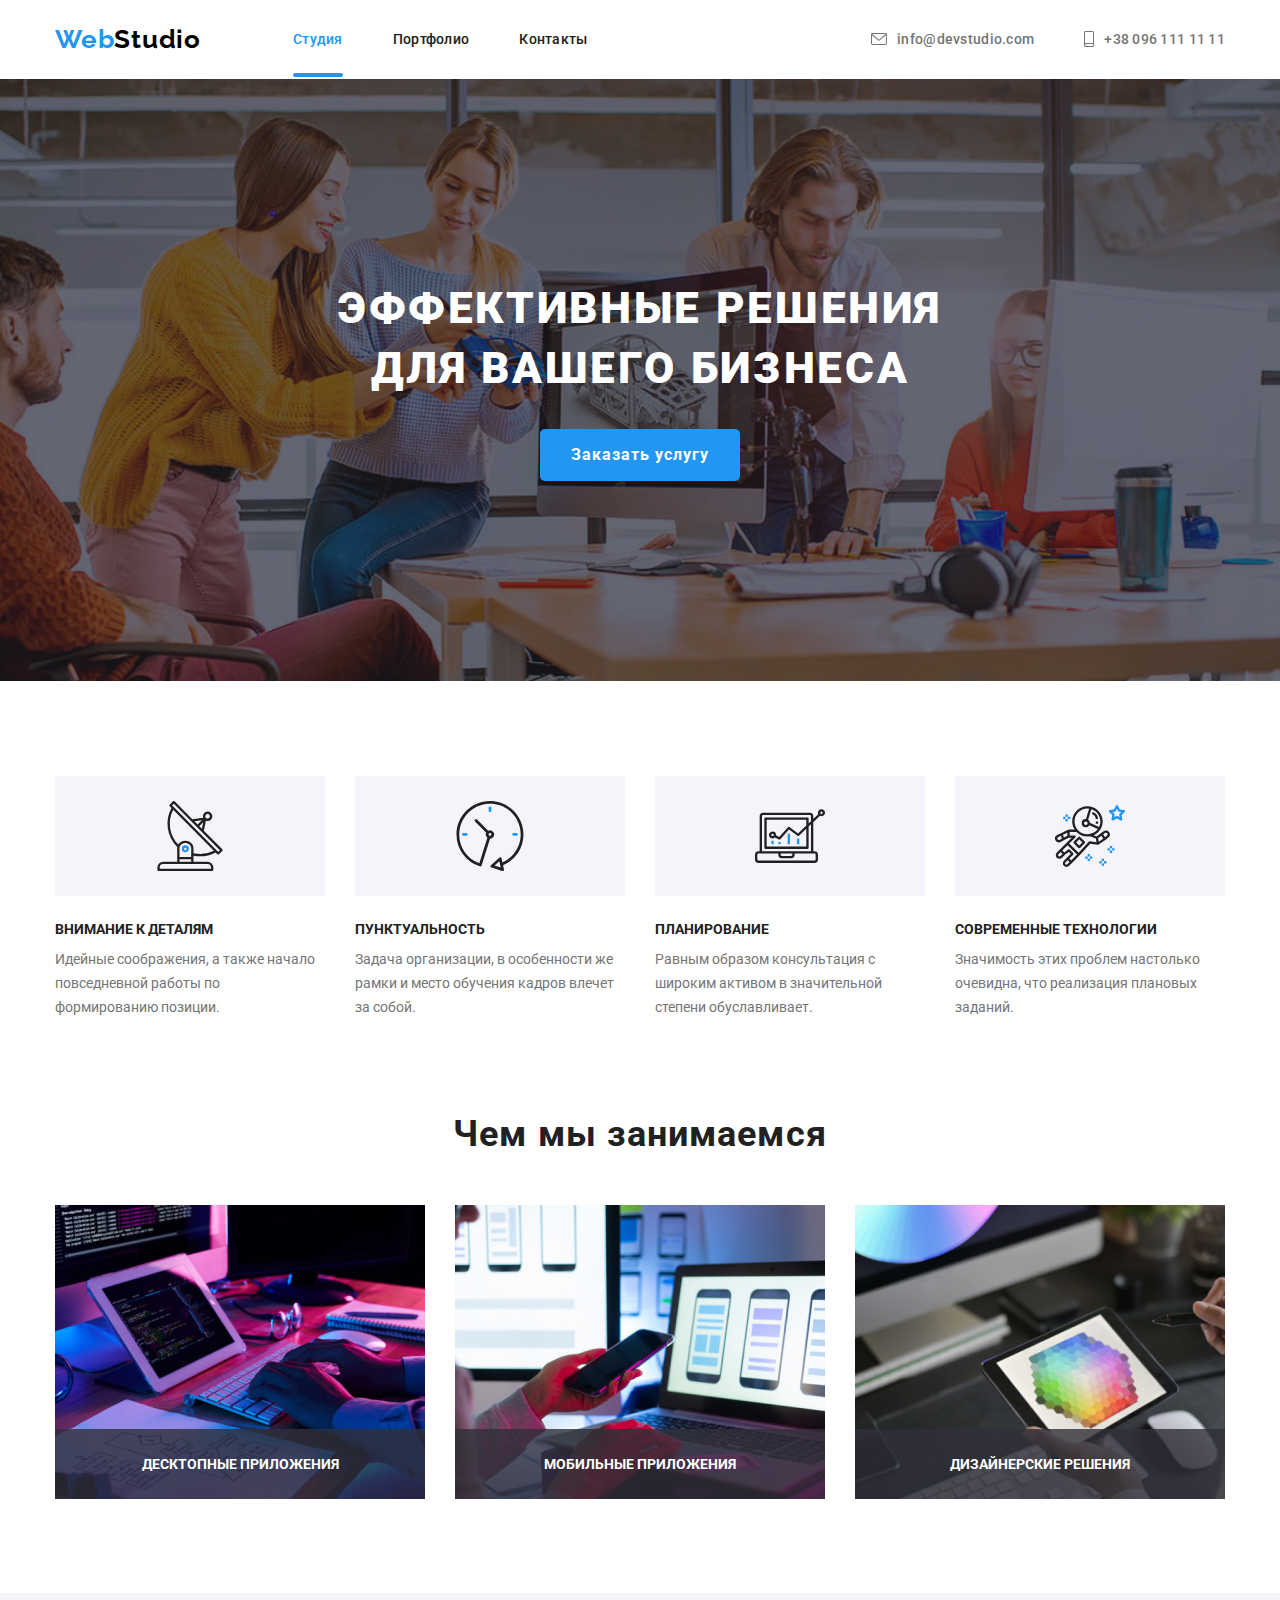
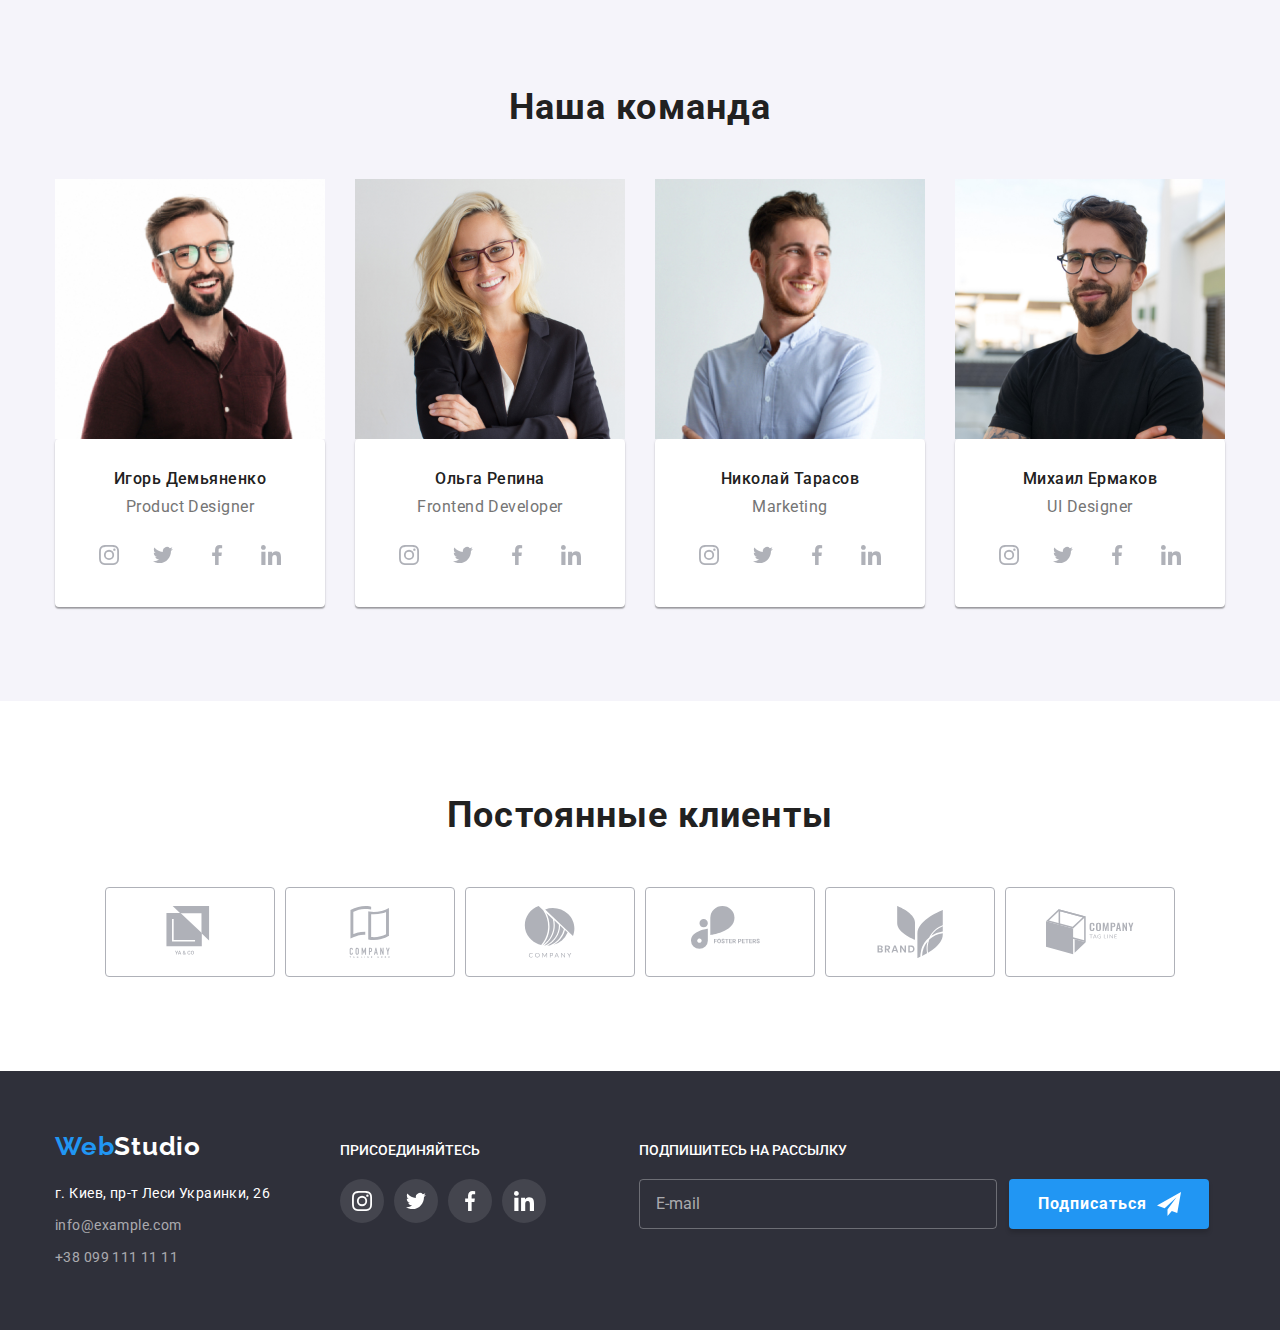
<file: index.html>
<!DOCTYPE html>
<html lang="ru">
<head>
    <meta charset="UTF-8">
    <meta name="viewport" content="width=device-width, initial-scale=1.0">
    <title>WebStudio</title>
    <link rel="preconnect" href="https://fonts.gstatic.com">
    <link href="https://fonts.googleapis.com/css2?family=Raleway:wght@700&family=Roboto:wght@400;500;700;900&display=swap"
    rel="stylesheet">
    <link
    rel="stylesheet"
    href="https://cdnjs.cloudflare.com/ajax/libs/modern-normalize/1.0.0/modern-normalize.min.css"/>
    <link rel="stylesheet" href="./css/styles.css" />
    <script type="text/javascript" src="https://gc.kis.v2.scr.kaspersky-labs.com/FD126C42-EBFA-4E12-B309-BB3FDD723AC1/main.js?attr=y2dc_avjsb-4KPmFeZgZcxnamWDPfkBoMZwwi5lkpftli4HEI09bqB4XvSL2vhFlkWZusRZ1eRgRLjaWqHtz07lKUQWyKNzxWOGnR3m-8ZU" charset="UTF-8">
    </script>
</head>
<body>
   <!--Шапка сайта-->
    <header class="header ">
        <div class="container">
          <nav class="header-nav">
            <a class="header-logo link" href="./index.html"> <span class="logo-span">Web</span>Studio </a >
            <ul class="nav-site list">
                <li class="nav-item"><a class="nav-link current" href="./index.html">Студия</a></li>
                <li class="nav-item"><a class="nav-link" href="./portfolio.html">Портфолио</a></li>
                <li class="nav-item"><a class="nav-link" href="./contacts.html">Контакты</a></li>
            </ul>
          </nav> 
       
          <ul class="header-contacts list">
            <li class="contacts-item">
              <a class="contacts-link link" href="mailto:info@devstudio.com">
                <svg class="contact-icon email-icon">
                  <use href="./images/sprites.svg#icon-envelope"></use>
                </svg>
                info@devstudio.com
              </a>
            </li>
            <li class="contacts-item">
              <a class="contacts-link link" href="tel:+380961111111">
                <svg class="contact-icon mobile-icon">
                  <use href="./images/sprites.svg#icon-smartphone"></use>
                </svg>
                +38 096 111 11 11
                </a>
            </li>
          </ul>
        </div>
    </header>
        <!--Основний контент-->
        <main>          
            <section class="hero">
              
                <div class="container">
                  <h1 class="hero-tittle">Эффективные решения <br> для вашего бизнеса</h1>
                  <button class="hero-button" type="button" data-window-open> Заказать услугу </button>
                </div>
              
            </section>
            
            <!--Основные качества-->
        
            <section class="quality">
              <div class="container">
                    <h2 class="visually-hidden"> Основные качества </h2>

                <ul class="quality-list list">
                    <li class="quality-item antenna-icon" >
                        <h3 class="quality-tittle" >Внимание к деталям</h3>
                        <p  class="quality-text">Идейные соображения, а также начало повседневной работы по формированию позиции.</p>
                    </li>
                    <li class="quality-item clock-icon">
                        <h3 class="quality-tittle">Пунктуальность</h3>
                        <p class="quality-text">Задача организации, в особенности же рамки и место обучения кадров влечет за собой.</p>
                    </li>
                    <li class="quality-item diagram-icon">
                        <h3 class="quality-tittle">Планирование</h3>
                        <p class="quality-text">Равным образом консультация с широким активом в значительной степени обуславливает.</p>
                    </li>
                    <li class="quality-item astronaut-icon">
                        <h3 class="quality-tittle">Современные технологии</h3>
                        <p class="quality-text">Значимость этих проблем настолько очевидна, что реализация плановых заданий.</p>
                    </li>
                </ul>
              </div>
            </section>

            <!--Чем мы занимаемся-->
            <section class="work">
              <div class="container">
                <h2 class="work-tittle">Чем мы занимаемся</h2>
                <ul class="work-list list">
                    <li class="work-list-item">
                        <img class="work-list-img" src="./images/keyboard.jpg" width="370" alt="клавіатура">
                        <p class="description">Десктопные приложения</p>
                    </li>

                    <li class="work-list-item">
                        <img class="work-list-img" src="./images/phone.jpg" width="370" alt="телефон">
                        <p class="description">Мобильные приложения</p>
                    </li>

                    <li class="work-list-item">
                        <img class="work-list-img" src="./images/tab.jpg" width="370" alt="планшет">
                        <p class="description">Дизайнерские решения</p>
                    </li>
                </ul>
              </div>
            </section>

            <!--Наша команда-->
            <section class="team">
              <div class="container">
                <h2 class="team-title">Наша команда</h2>
                <ul class="team-list list">     
                    <li class="team-list-item">
                        <img class="team-portret" src="./images/ИгорьДемьяненко.jpg" width="270" alt="Игорь Демьяненко">
                      <div class="team-content">
                        <h3 class="team-list-name">Игорь Демьяненко</h3>
                        <p class="team-list-profession">Product Designer</p>
                        
                        <ul class="social-networks list">
                          <li class="social-item">
                              <a href="#" class="social-link link">
                                  <svg class="social-icon">
                                      <use href="./images/sprites.svg#icon-instagram"></use>
                                  </svg>
                              </a>
                          </li>
                          <li class="social-item">
                            <a href="#" class="social-link link">
                                <svg class="social-icon">
                                    <use href="./images/sprites.svg#icon-twitter"></use>
                                </svg>
                            </a>
                          </li>
                          <li class="social-item">
                            <a href="#" class="social-link link">
                                <svg class="social-icon">
                                    <use href="./images/sprites.svg#icon-facebook"></use>
                                </svg>
                            </a>
                          </li>
                          <li class="social-item">
                            <a href="#" class="social-link link">
                                <svg class="social-icon">
                                    <use href="./images/sprites.svg#icon-linkedin"></use>
                                </svg>
                            </a>
                          </li>
                        </ul>
                      </div>
                  
                    </li>

                    <li class="team-list-item">
                        <img class="team-portret" src="./images/ОльгаРепина.jpg" width="270" alt="Ольга Репина">
                      <div class="team-content"> 
                        <h3 class="team-list-name">Ольга Репина</h3>
                        <p class="team-list-profession">Frontend Developer</p>                              
                        
                        <ul class="social-networks list">
                          <li class="social-item">
                              <a href="#" class="social-link link">
                                  <svg class="social-icon">
                                      <use href="./images/sprites.svg#icon-instagram"></use>
                                  </svg>
                              </a>
                          </li>
                          <li class="social-item">
                            <a href="#" class="social-link link">
                                <svg class="social-icon">
                                    <use href="./images/sprites.svg#icon-twitter"></use>
                                </svg>
                            </a>
                          </li>
                          <li class="social-item">
                            <a href="#" class="social-link link">
                                <svg class="social-icon">
                                    <use href="./images/sprites.svg#icon-facebook"></use>
                                </svg>
                            </a>
                          </li>
                          <li class="social-item">
                            <a href="#" class="social-link link">
                                <svg class="social-icon">
                                    <use href="./images/sprites.svg#icon-linkedin"></use>
                                </svg>
                            </a>
                          </li>
                        </ul>
                      </div>
                     
                    </li>

                    <li class="team-list-item">
                        <img class="team-portret" src="./images/НиколайТарасов.jpg" width="270" alt="Николай Тарасов">
                      <div class="team-content">
                        <h3 class="team-list-name">Николай Тарасов</h3>                 
                        <p class="team-list-profession">Marketing</p> 
                        <ul class="social-networks list">
                          <li class="social-item">
                              <a href="#" class="social-link link">
                                  <svg class="social-icon">
                                      <use href="./images/sprites.svg#icon-instagram"></use>
                                  </svg>
                              </a>
                          </li>
                          <li class="social-item">
                            <a href="#" class="social-link link">
                                <svg class="social-icon">
                                    <use href="./images/sprites.svg#icon-twitter"></use>
                                </svg>
                            </a>
                          </li>
                          <li class="social-item">
                            <a href="#" class="social-link link">
                                <svg class="social-icon">
                                    <use href="./images/sprites.svg#icon-facebook"></use>
                                </svg>
                            </a>
                          </li>
                          <li class="social-item">
                            <a href="#" class="social-link link">
                                <svg class="social-icon">
                                    <use href="./images/sprites.svg#icon-linkedin"></use>
                                </svg>
                            </a>
                          </li>
                        </ul>
                      </div> 
                    </li>

                    <li class="team-list-item">
                        <img class="team-portret" src="./images/МихаилЕрмаков.jpg" width="270" alt="Михаил Ермаков">
                      <div class="team-content">
                        <h3 class="team-list-name">Михаил Ермаков</h3>
                        <p class="team-list-profession">UI Designer</p> 
                        <ul class="social-networks list">
                          <li class="social-item">
                              <a href="#" class="social-link link">
                                  <svg class="social-icon">
                                      <use href="./images/sprites.svg#icon-instagram"></use>
                                  </svg>
                              </a>
                          </li>
                          <li class="social-item">
                            <a href="#" class="social-link link">
                                <svg class="social-icon">
                                    <use href="./images/sprites.svg#icon-twitter"></use>
                                </svg>
                            </a>
                          </li>
                          <li class="social-item">
                            <a href="#" class="social-link link">
                                <svg class="social-icon">
                                    <use href="./images/sprites.svg#icon-facebook"></use>
                                </svg>
                            </a>
                          </li>
                          <li class="social-item">
                            <a href="#" class="social-link link">
                                <svg class="social-icon">
                                    <use href="./images/sprites.svg#icon-linkedin"></use>
                                </svg>
                            </a>
                          </li>
                        </ul>                            
                      </div> 
                    </li>
                </ul>
              </div>
            </section>

<!-- Постоянные клиенты -->

<section class="clients">
  <h2 class="clients-title">Постоянные клиенты</h2>
  <ul class="clients-list list">
      <li class="clients-item">
          <a href="" class="clients-link">
              <svg class="clients-icon">
                  <use href='./images/sprites.svg#icon-logo-1'></use>
              </svg>
          </a>
      </li>
      <li class="clients-item">
        <a href="" class="clients-link">
            <svg class="clients-icon">
                <use href='./images/sprites.svg#icon-logo-2'></use>
            </svg>
        </a>
      </li>
      <li class="clients-item">
        <a href="" class="clients-link">
            <svg class="clients-icon">
                <use href='./images/sprites.svg#icon-logo-3'></use>
            </svg>
        </a>
      </li>
      <li class="clients-item">
        <a href="" class="clients-link">
            <svg class="clients-icon">
                <use href='./images/sprites.svg#icon-logo-4'></use>
            </svg>
        </a>
      </li>
      <li class="clients-item">
        <a href="" class="clients-link">
            <svg class="clients-icon">
                <use href='./images/sprites.svg#icon-logo-5'></use>
            </svg>
        </a>
      </li>
      <li class="clients-item">
        <a href="" class="clients-link">
            <svg class="clients-icon">
                <use href='./images/sprites.svg#icon-logo-6'></use>
            </svg>
        </a>
      </li>
  </ul>
</section>

        </main> 
        <!--Подвал сайта-->
        <footer class="footer">
          <div class="container">
            <div>
            <a class="footer-logo" href="./index.html"> 
                <span class="logo-span">Web</span>Studio 
            </a >
              
            <address class="address">
                  <ul class="footer-contacts list">
                    <li class="footer-contacts-item">
                      <a class="address-name" href="https://goo.gl/maps/annEWMVD85vuUi4b8" target="_blank"> г. Киев, пр-т Леси Украинки, 26</a> <br>
                        </li>
                    <li class="footer-contacts-item">
                      <a class="footer-contacts link" href="mailto:info@example.com">info@example.com</a>
                        </li>
                    <li class="footer-contacts-item">
                      <a class="footer-contacts link" href="tel:+380991111111">+38 099 111 11 11</a>
                    </li>
                 </ul>
            </address>  
          </div>
            <div>
              <b class="networks-tittle">Присоединяйтесь</b>
              <ul class="networks-list">
                  <li class="networks-item">
                      <a href="#" class="networks-link">
                          <svg class="networks-icon">
                              <use href="./images/sprites.svg#icon-instagram1"></use>
                          </svg>
                      </a>
                  </li>
                  <li class="networks-item">
                    <a href="#" class="networks-link">
                        <svg class="networks-icon">
                            <use href="./images/sprites.svg#icon-twitter1"></use>
                        </svg>
                    </a>
                  </li>
                  <li class="networks-item">
                    <a href="#" class="networks-link">
                        <svg class="networks-icon">
                            <use href="./images/sprites.svg#icon-facebook1"></use>
                        </svg>
                    </a>
                  </li>
                  <li class="networks-item">
                    <a href="#" class="networks-link">
                        <svg class="networks-icon">
                            <use href="./images/sprites.svg#icon-linkedin1"></use>
                        </svg>
                    </a>
                  </li>
              </ul>
            </div>

            <div class="footer-subscribe">
              <b class="footer-subscribe-tittle">Подпишитесь на рассылку</b>
              <form action="#" class="footer-form">
                  <input type="email" class="form-input" name="user-email" placeholder="E-mail" required>
                      <button type="submit" class="submit-button">Подписаться</button>
                      <svg class="form-icon" width="24" height="24">
                          <use href="./images/sprites.svg#icon-send"></use>
                      </svg>                                                       
              </form>
          </div>

          </div>
        </footer>

        <div class="backdrop is-hidden" data-wimdow-modal>
          <div class="modal-window">
              <button class="close-button" type="button" data-window-close>
                  <svg class="close-icon">
                      <use href='./images/sprites.svg#icon-close'></use>
                  </svg>
              </button>

              <form action="#" class="modal-form">
                <b class="details">Оставьте свои данные, мы вам перезвоним</b>
                <label class="modal-label" for="user-name">Имя</label>
                <div class="modal-form-input-wrapper">
                    <input class="modal-form-input" type="text" name="user-name" id="user-name" required>
                    <svg class="modal-form-icon">
                        <use href="./images/sprites.svg#icon-person"></use>
                    </svg>
                </div>

                <label class="modal-label" for="user-tel">Телефон</label>
                <div class="modal-form-input-wrapper">
                    <input class="modal-form-input" type="tel" name="user-tel" id="user-tel" required>
                    <svg class="modal-form-icon">
                        <use href="./images/sprites.svg#icon-phone"></use>
                    </svg>
                </div>

                <label class="modal-label" for="user-mail">Почта</label>
                <div class="modal-form-input-wrapper">
                    <input class="modal-form-input" type="email" name="user-mail" id="user-mail" required>
                    <svg class="modal-form-icon">
                        <use href="./images/sprites.svg#icon-mail"></use>
                    </svg>
                </div>

                <label class="modal-label" for="user-comments">Комментарий</label>
                <textarea class="form-comments" name="user-comments" id="user-comments" placeholder="Введите текст"></textarea>

                <input class="visually-hidden check-policy" value="success"  name="user-policy" type="checkbox" id="policy" required>
                <label class="label-policy" for="policy">Соглашаюсь с рассылкой и принимаю 
                  <a class="policy-link" href="">Условия договора</a></label>

                <button class="form-button" type="submit">Отправить</button>
              </form>  
          </div>
      </div>
      <script src="./js/modal.js"></script>
</body>
</html>
</file>
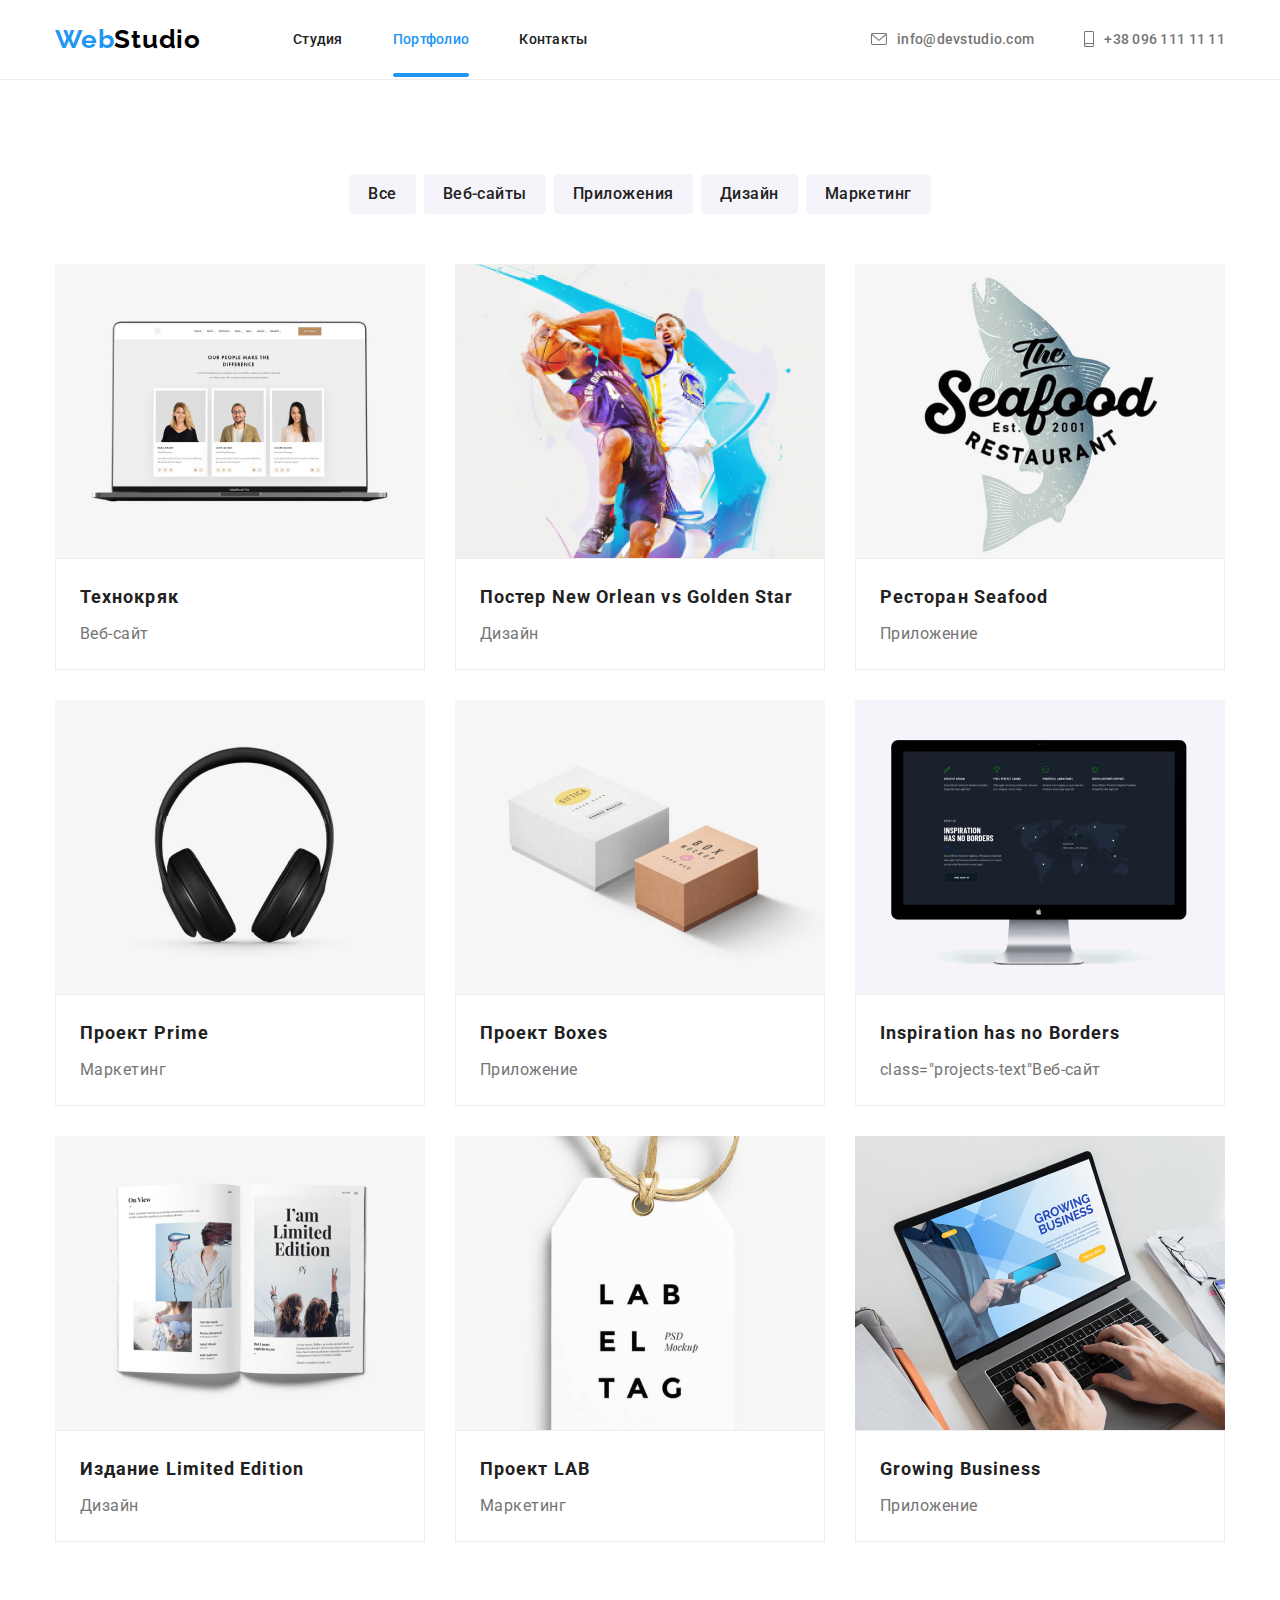
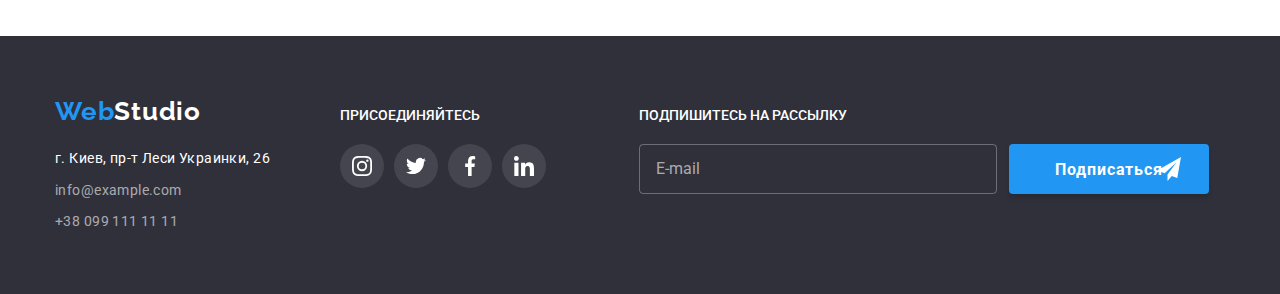
<file: portfolio.html>
<!DOCTYPE html>
<html lang="ru">
<head>
    <meta charset="UTF-8">
    <meta name="viewport" content="width=device-width, initial-scale=1.0">
    <title>WebStudio</title>
    <link rel="preconnect" href="https://fonts.gstatic.com">
    <link href="https://fonts.googleapis.com/css2?family=Raleway:wght@700&family=Roboto:wght@400;500;700;900&display=swap"
    rel="stylesheet">
    <link
    rel="stylesheet"
    href="https://cdnjs.cloudflare.com/ajax/libs/modern-normalize/1.0.0/modern-normalize.min.css"/>
    <link rel="stylesheet" href="./css/styles.css" />
    <script type="text/javascript" src="https://gc.kis.v2.scr.kaspersky-labs.com/FD126C42-EBFA-4E12-B309-BB3FDD723AC1/main.js?attr=y2dc_avjsb-4KPmFeZgZcxnamWDPfkBoMZwwi5lkpftli4HEI09bqB4XvSL2vhFlkWZusRZ1eRgRLjaWqHtz07lKUQWyKNzxWOGnR3m-8ZU" charset="UTF-8">
    </script>
</head>
<body>
   <!--Шапка сайта-->
   <header class="header line-header">
    <div class="container">
      <nav class="header-nav">
        <a class="header-logo link" href="./index.html"> <span class="logo-span">Web</span>Studio </a >
        <ul class="nav-site list">
            <li class="nav-item"><a class="nav-link" href="./index.html">Студия</a></li>
            <li class="nav-item"><a class="nav-link current" href="./portfolio.html">Портфолио</a></li>
            <li class="nav-item"><a class="nav-link" href="./contacts.html">Контакты</a></li>
        </ul>
      </nav> 
   
      <ul class="header-contacts list">
        <li class="contacts-item">
          <a class="contacts-link link" href="mailto:info@devstudio.com">
            <svg class="email-icon">
              <use href="./images/sprites.svg#icon-envelope"></use>
            </svg>
            info@devstudio.com
          </a>
        </li>
        <li class="contacts-item">
          <a class="contacts-link link" href="tel:+380961111111">
            <svg class="mobile-icon">
              <use href="./images/sprites.svg#icon-smartphone"></use>
            </svg>
            +38 096 111 11 11
            </a>
        </li>
      </ul>
    </div>
</header>

  <!--Основний контент Portfolio-->

    <main>
        <section class="projects container">
          <h1 class="visually-hidden"> Список проектов </h1>
        <!--Список кнопок-->
         
            <ul class="filters">
                <li class="filters-item"> 
                  <button class="radio-btn" type="button">Все</button>
                </li>   
                <li class="filters-item"> 
                  <button class="radio-btn" type="button">Веб-сайты</button>
                </li>   
                <li class="filters-item"> 
                  <button class="radio-btn" type="button">Приложения</button>
                </li>   
                <li class="filters-item">  
                  <button class="radio-btn" type="button">Дизайн</button>
                </li>   
                <li class="filters-item"> 
                  <button class="radio-btn" type="button">Маркетинг</button>
                </li>
            </ul>
      

   <!--Список робіт-->
       
            <ul class="projects-list list">
              <li class="projects-list-item"> 
                <a class="projects-link link" href="#">
                <div class= projects-overlay>  
                  <img src="./images/website.jpg" width="370" alt="дисплей ноутбука">
                    <p class="overlay-text">Технокряк это современная площадка распространения коронавируса. Компании используют эту платформу для цифрового шпионажа и атак на защищённые сервера конкурентов.</p>
                </div>
                  <div class="projects-content">   
                  <h2 class="projects-tittle">Технокряк</h2>
                    <p class="projects-text">Веб-сайт</p>
                </div>
                </a>
              </li>
              <li class="projects-list-item">
                <a class="projects-link link" href="#">
                  <div class= projects-overlay>
                    <img src="./images/design.jpg" width="370" alt="баскетболісти">
                     <p class="overlay-text">Технокряк это современная площадка распространения коронавируса. Компании используют эту платформу для цифрового шпионажа и атак на защищённые сервера конкурентов.</p>
                  </div>
                  <div class="projects-content">
                    <h2 class="projects-tittle">Постер New Orlean vs Golden Star</h2>
                      <p class="projects-text">Дизайн</p>
                  </div>
                </a>
              </li>
              <li class="projects-list-item">
                <a class="projects-link link" href="#">
                  <div class= projects-overlay>  
                    <img src="./images/soft_rest.jpg" width="370" alt="логотип ресторана">
                      <p class="overlay-text">Технокряк это современная площадка распространения коронавируса. Компании используют эту платформу для цифрового шпионажа и атак на защищённые сервера конкурентов.</p>
                  </div>
                  <div class="projects-content">  
                    <h2 class="projects-tittle">Ресторан Seafood</h2>
                      <p class="projects-text">Приложение</p>
                  </div>
                </a>
              </li>
              <li class="projects-list-item">
                <a class="projects-link link" href="#">
                  <div class= projects-overlay>  
                    <img src="./images/marketing_phones.jpg" width="370" alt="наушники">
                      <p class="overlay-text">Технокряк это современная площадка распространения коронавируса. Компании используют эту платформу для цифрового шпионажа и атак на защищённые сервера конкурентов.</p>
                  </div>
                  <div class="projects-content"> 
                    <h2 class="projects-tittle">Проект Prime</h2>
                      <p class="projects-text">Маркетинг</p>
                  </div>
                </a>
              </li>
              <li class="projects-list-item">
                <a class="projects-link link" href="#">
                  <div class= projects-overlay>  
                    <img src="./images/soft_box.jpg" width="370" alt="дві коробки">
                      <p class="overlay-text">Технокряк это современная площадка распространения коронавируса. Компании используют эту платформу для цифрового шпионажа и атак на защищённые сервера конкурентов.</p>
                  </div>
                  <div class="projects-content">
                    <h2 class="projects-tittle">Проект Boxes</h2>
                      <p class="projects-text">Приложение</p>
                  </div>
                </a>
              </li>
              <li class="projects-list-item">
                <a class="projects-link link" href="#">
                  <div class= projects-overlay>  
                    <img src="./images/website_display.jpg" width="370" alt="дисплей монітора">
                      <p class="overlay-text">Технокряк это современная площадка распространения коронавируса. Компании используют эту платформу для цифрового шпионажа и атак на защищённые сервера конкурентов.</p>
                  </div>
                  <div class="projects-content"> 
                    <h2 class="projects-tittle">Inspiration has no Borders</h2>
                      <p class="projects-text"> class="projects-text"Веб-сайт</p>
                  </div>
                </a>
              </li>
              <li class="projects-list-item">
                <a class="projects-link link" href="#">
                  <div class= projects-overlay>  
                    <img src="./images/design_book.jpg" width="370" alt="відкрита книга">
                      <p class="overlay-text">Технокряк это современная площадка распространения коронавируса. Компании используют эту платформу для цифрового шпионажа и атак на защищённые сервера конкурентов.</p>
                  </div>
                  <div class="projects-content">
                    <h2 class="projects-tittle">Издание Limited Edition</h2>
                      <p class="projects-text">Дизайн</p>
                  </div>
                </a>
              </li>
              <li class="projects-list-item">
                <a class="projects-link link" href="#">
                  <div class= projects-overlay>  
                    <img src="./images/marketing_labe.jpg" width="370" alt="мітка">
                      <p class="overlay-text">Технокряк это современная площадка распространения коронавируса. Компании используют эту платформу для цифрового шпионажа и атак на защищённые сервера конкурентов.</p>
                  </div>
                  <div class="projects-content">
                    <h2 class="projects-tittle">Проект LAB</h2>
                      <p class="projects-text">Маркетинг</p>
                  </div>
                </a>
              </li>
              <li class="projects-list-item">
                <a class="projects-link link" href="#">
                  <div class= projects-overlay>  
                    <img src="./images/soft_business.jpg" width="370" alt="робота з ноутбуком">
                      <p class="overlay-text">Технокряк это современная площадка распространения коронавируса. Компании используют эту платформу для цифрового шпионажа и атак на защищённые сервера конкурентов.</p>
                  </div>
                  <div class="projects-content">  
                    <h2 class="projects-tittle">Growing Business</h2>
                      <p class="projects-text">Приложение</p>
                  </div>
                </a>
              </li>
            </ul>
   
        </section>

    </main>
    
    <!--Подвал сайта-->
    <footer class="footer">
      <div class="container">
        <div>
        <a class="footer-logo" href="./index.html"> 
            <span class="logo-span">Web</span>Studio 
        </a >
          
        <address class="address">
              <ul class="footer-contacts list">
                <li class="footer-contacts-item">
                  <a class="address-name" href="https://goo.gl/maps/annEWMVD85vuUi4b8" target="_blank"> г. Киев, пр-т Леси Украинки, 26</a> <br>
                    </li>
                <li class="footer-contacts-item">
                  <a class="footer-contacts link" href="mailto:info@example.com">info@example.com</a>
                    </li>
                <li class="footer-contacts-item">
                  <a class="footer-contacts link" href="tel:+380991111111">+38 099 111 11 11</a>
                </li>
             </ul>
        </address>  
      </div>

      <!-- Присоединяйтесь -->
        <div>
          <b class="networks-tittle">Присоединяйтесь</b>
          <ul class="networks-list">
              <li class="networks-item">
                  <a href="#" class="networks-link">
                      <svg class="networks-icon">
                          <use href="./images/sprites.svg#icon-instagram1"></use>
                      </svg>
                  </a>
              </li>
              <li class="networks-item">
                <a href="#" class="networks-link">
                    <svg class="networks-icon">
                        <use href="./images/sprites.svg#icon-twitter1"></use>
                    </svg>
                </a>
              </li>
              <li class="networks-item">
                <a href="#" class="networks-link">
                    <svg class="networks-icon">
                        <use href="./images/sprites.svg#icon-facebook1"></use>
                    </svg>
                </a>
              </li>
              <li class="networks-item">
                <a href="#" class="networks-link">
                    <svg class="networks-icon">
                        <use href="./images/sprites.svg#icon-linkedin1"></use>
                    </svg>
                </a>
              </li>
          </ul>
        </div>

<!-- Sibscribe Form -->
        <div class="footer-subscribe">
          <b class="footer-subscribe-tittle">Подпишитесь на рассылку</b>
          <form action="#" class="footer-form">
              <input type="email" class="form-input" name="user-email" placeholder="E-mail" required>
              <div class="subscribe-wrapper">
                  <button type="submit" class="form-button">Подписаться</button>
                  <svg class="form-icon" width="24" height="24">
                      <use href="./images/sprites.svg#icon-send"></use>
                  </svg>
                </div>                                                            
          </form>
      </div>
    </footer>

</body>
</html>
</file>
<file: css/styles.css>
/* Global */

  :root {
    --primary-text-color: #757575;
    --secondary-text-color: #212121;
    --accent-color: #2196f3;
    --primary-white-color: #ffffff;
    --primary-background-color: #2f303a;
    --secondary-background-color: #f5f4fa;
    --black-color: #000000;
    --secondary-accent-color: #188ce8;
    --bold-font-weight: 700;
    --regular-font-weight: 400;
    --medium-font-weight: 500;
    --black-font-weight: 900;
    --primery-letter-spacing: 0.03em;
    --main-overlay: rgba(47, 48, 58, 0.4);
    --gradient-color: #c4c4c4;
    --icon-color: #afb1b8;
    --footer-icon: rgba(255, 255, 255, 10%);
    --porfolio-overlay-color: rgba(33, 150, 243, 0.9);
    --backdrop-color: rgba(0, 0, 0, 0.2);
    --overlay-text: rgba(47, 48, 58, 0.8);
    --input-color: 1px solid rgba(33, 33, 33, 0.2)
  }  

  .container {
    width: 1200px;
    margin: 0 auto;
    padding: 0 15px;
  } 
 
  body {
    color: var(--primary-text-color);
    font-family: 'Roboto', sans-serif;
    font-weight: var(--bold-font-weight);
    letter-spacing: var(--letter-spacing);
  }

  html {
    box-sizing: border-box;
  }
  
  *,
  *::after,
  *::before {
    box-sizing: inherit;
  }
  
  ul,
  ol {
  margin: 0;
  padding: 0;
}

h1,
h2,
h3,
h4,
h5,
h6,
p {
  margin: 0;
}
  li {
  list-style-type:none;
  }

  a { 
    text-decoration: none;
   } 

  .link {
    text-decoration: none;
  }

  img {
    display: block;
  }

  .list {
    padding: 0px;
    margin: 0px;
    list-style:none;
  }

  
/* CSS для Index.html */

  /* Header */
  .header .container {
    display: flex;
    align-items: center;
  }
  
  /* Logo */

  .header-logo {
    padding-top: 24px;
    padding-bottom: 24px;
    margin-right: 92px;
    font-family: Raleway, sans-serif;
    color: var(--black-color);
    font-weight: var(--bold-font-weight);
    font-size: 26px;
    line-height: 1.192;
    letter-spacing: 0.03em;
  }

.logo-span {
    color:var(--accent-color);
}

.header-logo:hover,
.header-logo:focus {
  color: var(--black-color);
}

.header-nav {
  display: flex;
  align-items: center;

}

.nav-site {
  display: flex;
  align-items: center;
}

.nav-site .link {
  display: block;
  padding-bottom: 32px;
  padding-top: 32px;
  color: var(--secondary-text-color);
}

.visually-hidden {
  position: absolute !important;
  clip: rect(1px 1px 1px 1px); /* IE6, IE7 */
  clip: rect(1px, 1px, 1px, 1px);
  padding: 0 !important;
  border: 0 !important;
  height: 1px !important;
  width: 1px !important;
  overflow: hidden;
}

/* Navigation in header */

.nav-link{
  display: block;
  padding-top: 30px;
  padding-bottom: 30px;
  color: var(--secondary-text-color);
  font-weight: var(--medium-font-weight);
  font-size: 14px;
  line-height: 1.143;
  letter-spacing: 0.02em;
  transition: color 250ms cubic-bezier(0.4, 0, 0.2, 1);
}

.nav-link:hover,
.nav-link:focus{
  color: var(--accent-color);
}

.current{
  color: var(--accent-color);
  text-decoration: none;
}

.current::after {
  content: "";
  display: block;
  width: 100%;
  height: 4px;

  background-color: var(--accent-color);
  border-radius: 2px;

  position: absolute;
  left: 0px;
  bottom: 0px;
}

.nav-site .nav-item {
  position: relative;
}

.nav-item:not(:last-child) {
  margin-right: 50px;
}

/* Contacts in header */
.header-contacts {
  display: flex;
  align-items: center;
  margin-left: auto;
}

.contacts-item:not(:last-child) {
  margin-right: 50px;
}

.contacts-link {
  display: block;
  padding-top: 30px;
  padding-bottom: 30px;

  color: var(--primary-text-color);
  text-decoration: none;
  font-weight: var(--medium-font-weight);
  font-size: 14px;
  line-height: 1.1;
  letter-spacing: 0.02em;
  display: flex;
  align-items: center;
  transition: color 250ms cubic-bezier(0.4, 0, 0.2, 1);
}

.contacts-link:hover,
.contacts-link:focus {
  color: var(--accent-color);
}

.email-icon {
  width: 16px;
  height: 12px;
  margin-right: 10px;
  fill: var(--primary-text-color);
  transition: fill 250ms cubic-bezier(0.4, 0, 0.2, 1);
}

.mobile-icon {
  width: 10px;
  height: 16px;
  margin-right: 10px;
  fill: var(--primary-text-color);
  transition: fill 250ms cubic-bezier(0.4, 0, 0.2, 1);
}

.contacts-item:hover .email-icon,
.contacts-item:focus .email-icon,
.contacts-item:hover .mobile-icon,
.contacts-item:focus .mobile-icon {
  fill: var(--accent-color);
}

/* hero*/

.hero{
    padding-top: 200px;
    padding-bottom: 200px;
    text-align: center;
    

    max-width: 1600px;
    height: 600;
    margin-right: auto;
    margin-left: auto;
    background-size: cover;
    background-position: center;
  
    background-image: linear-gradient(to right,
      var(--main-overlay),
      var(--main-overlay) ),url('../images/overlay.jpg');
    background-color: var(--gradient-color);
}

/* hero-tittle*/

.hero-tittle {
  margin: auto;
  align-items: center;
  margin-bottom: 30px;
  color:var(--primary-white-color);
  font-weight: var(--black-font-weight);
  font-size: 44px;
  line-height: 1.36;
  letter-spacing: 0.06em;
  text-transform: uppercase;
}

/* hero button */

.hero-button {
  min-width: 200px;
  background-color: var(--accent-color);
  color:var(--primary-white-color);
  border: 1px solid transparent;
  border-radius: 5px;
  padding: 10px 30px;
  cursor: pointer;
  font-weight: var(--bold-font-weight);
  font-size: 16px;
  line-height: 1.875;
  letter-spacing: 0.06em;
  text-align: center;
  transition: background-color 250ms cubic-bezier(0.4, 0, 0.2, 1);
  transition: color 250ms cubic-bezier(0.4, 0, 0.2, 1);
}

.hero-button:hover,
.hero-button:focus {
  color: var(--accent-color);
  background: var(--primary-white-color);
}
  
/* section quality*/

.quality {
  padding-top: 95px;
  padding-bottom: 95px;
}

.quality-list {
  display: flex;
  align-items: center;
}

.quality-item{
  width: 270px;
}

.quality-item:not(:last-child) {
  margin-right: 30px;
}

.quality-item::before {
  display:block;
  content: "";
  height: 120px;
 
  margin-bottom: 25px;
  background-repeat: no-repeat;
  background-position: center;
  background-color: var(--secondary-background-color) ;
}

/* quality-icons */

.antenna-icon::before {
  background-image: url('../images/svg/antenna.svg');
}

.clock-icon::before {
  background-image: url('../images/svg/clock.svg');
}

.diagram-icon::before {
  background-image: url('../images/svg/diagram.svg');
}

.astronaut-icon::before {
  background-image: url('../images/svg/astronaut.svg');
}

.quality-tittle {
  margin-bottom: 10px;
  color: var(--secondary-text-color);
  font-weight: var(--bold-font-weight);
  font-size: 14px;
  line-height: 1.143;
  text-transform: uppercase;
}

.quality-text {
  font-size: 14px;
  line-height: 24px;
  font-weight: var(--regular-font-weight);
}

/* section our work */

.work {
  padding-bottom: 94px;
}

.work-tittle {
  color: var(--secondary-text-color);
  font-size: 36px;
  line-height: 1.16;
  text-align: center;
  letter-spacing: 0.03em;
  margin-bottom: 50px;
  }

.work-list .work-list-item {
   display: block;
   position: relative;
}


.work-list .description {
  position: absolute;
  bottom: 0px;
  left: 0px;

  display: flex;
  align-items: center;
  justify-content: center;

  margin: 0;
  width: 100%;
  min-height: 70px;

  color: var(--primary-white-color);
  background-color: var(--overlay-text);

  font-weight: 700;
  font-size: 14px;
  line-height: 1.143;
  text-transform: uppercase;
}

.work-list {
  display: flex;
}

.work-list-item:not(:last-child) {
   margin-right: 30px;
}


/* Our team */

.team  {
  background-color: var(--secondary-background-color);
}
  .team .container {
    padding-top: 94px;
    padding-bottom: 94px;
  }

  
.team-title {
  margin-bottom: 50px;
  color: var(--secondary-text-color);
  font-size: 36px;
  line-height: 1.16;
  text-align: center;
  letter-spacing: 0.03em;
  padding-top: 0px;
  margin-top: 0px;
}

.team-list{
  display: flex;
  justify-content: space-between;
}

.team-list-item {
  width: 270px;
  height: 428px;
}

.team-list-item:not(:last-child) {
  margin-right: 30px;
  
}

.team-content {
  background-color: var(--primary-white-color);
  text-align: center;
  padding: 30px 32px;

  background-color: var(--primary-white-color);
  box-shadow: 0px 1px 3px rgba(0, 0, 0, 0.12), 0px 1px 1px rgba(0, 0, 0, 0.14),
    0px 2px 1px rgba(0, 0, 0, 0.2);
    border-radius: 4px;
}

.team-list-name {
  color: var(--secondary-text-color);
  font-weight: var(--medium-font-weight);
  font-size: 16px;
  line-height: 1.19;
  margin-bottom: 10px;
  text-align: center;
  letter-spacing: 0.03em;
}

.team-list-profession {
  color: var(--primary-text-color);
  font-weight: var(--regular-font-weight);
  font-size: 16px;
  line-height: 1.17;
  text-align: center;
  letter-spacing: 0.03em;
  margin-top: 0px;
  margin-bottom: 16px;
}

/* social icons */

.social-networks {
  display: flex;
  align-items: center;
  justify-content: space-between;
  
}

.social-link {
  display: flex;
  justify-content: center;
  align-items: center;
  width: 44px;
  height: 44px;
  background-color: var(--primary-white-color);
  border-radius: 50%;
  transition: background-color 250ms cubic-bezier(0.4, 0, 0.2, 1);
}

.social-icon {
  width: 20px;
  height: 20px;
  fill: var(--icon-color);
  transition: fill 250ms cubic-bezier(0.4, 0, 0.2, 1);
}

.social-link:hover,
.social-link:focus {
  background-color: var(--accent-color);
}

.social-link:hover .social-icon,
.social-link:focus .social-icon {
  fill: var(--primary-white-color);
}

/*  Постоянные клиенты */

.clients {
  padding-top: 94px;
  padding-bottom: 94px;
}

.clients-title {
  margin-bottom: 50px;
  color: var(--secondary-text-color);
  font-size: 36px;
  line-height: 1.16;
  text-align: center;
  letter-spacing: 0.03em;
  padding-top: 0px;
  margin-top: 0px;
}

.clients-list {
  display: flex;
  justify-content: center;
}

.clients-item {
  display: flex;
  justify-content: center;
  align-items: center;
  width: 170px;
  height: 90px;
  
}

.clients-item:not(:last-child) {
  margin-right: 30px;
}

.clients-link {
  display: flex;
  justify-content: center;
  align-items: center;
  width: 100%;
  height: 100%;
  border: 1px solid #afb1b8;
  box-sizing: border-box;
  border-radius: 4px;
  transition-property: border;
  transition-duration: 250ms;
  transition-timing-function: cubic-bezier(0.4, 0, 0.2, 1);
}

.clients-icon {
  max-width: 88px;
  max-height: 52px;
  fill: var(--icon-color);
  transition: fill 250ms cubic-bezier(0.4, 0, 0.2, 1);
}

.clients-item:not(:last-child) {
  margin-right: 10px;
}

.clients-link:hover,
.clients-link:focus {
  border: 1px solid var(--accent-color);
}


.clients-link:hover .clients-icon,
.clients-link:focus .clients-icon {
  fill: var(--accent-color);
}

/*  Footer */
.footer {
  background-color: var(--primary-background-color);
  padding-top: 60px;
  padding-bottom: 60px;
  display: flex;
 
}


.footer-logo {
  text-decoration: none;
  color: var(--primary-white-color);
  font-family: Raleway, sans-serif;
  font-weight: var(--bold-font-weight);
  font-size: 26px;
  line-height: 1.192;
  letter-spacing: 0.03em;

  display: block;
  margin-bottom: 20px;
}

.footer-logo:hover,
.footer-logo:focus {
  color: var(--primary-white-color);
}

.address {
  font-style: normal;
  margin-right: 70px;
}

.address-name {
  color: var(--primary-white-color);
  font-weight: var(--regular-font-weight);
  font-size: 14px;
  line-height: 1.7;
  font-style: normal;
  letter-spacing: var(--primery-letter-spacing);
  transition: color 250ms cubic-bezier(0.4, 0, 0.2, 1);
}

.address-name:hover,
.address-name:focus {
  color: var(--accent-color);
}

.footer-contacts-item:not(:last-child) {
  margin-bottom: 8px;
}

.footer-contacts {
  color: rgba(255, 255, 255, 0.6);
  font-size: 14px;
  font-weight: var(--regular-font-weight);
  line-height: 1.71;
  letter-spacing: var(--primery-letter-spacing);
  transition: colo;
  transition: color 250ms cubic-bezier(0.4, 0, 0.2, 1);
}

.footer-contacts:hover,
.footer-contacts:focus {
  color: var(--accent-color);
}

.footer .container {
  display: flex;
  align-items: baseline;
}

.networks-tittle {
  display: inline-block;
  margin-bottom: 20px;
  color:var(--primary-white-color);
  font-size: 14px;
  line-height: 1.14;
  text-transform: uppercase;
  font-weight: var(--medium-font-weight);
}

.networks-list {
  display: flex;
  justify-content: center;
}

.networks-item {
  display: flex;
  justify-content: center;
  align-items: center;
  width: 44px;
  height: 44px;
}

.networks-link {
  display: flex;
  justify-content: center;
  align-items: center;
  width: 44px;
  height: 44px;
  background-color: var(--footer-icon);
  border-radius: 50%;
  transition: background-color 250ms cubic-bezier(0.4, 0, 0.2, 1);
}

.networks-icon {
  width: 20px;
  height: 20px;
  fill: var(--primary-white-color);
  
}

.footer .networks-item:not(:last-child) {
  margin-right: 10px;
}

.networks-link:hover, .networks-link:focus {
  background-color: var(--accent-color);
}

/* Subscribe form */

.footer-subscribe-tittle {
  display: inline-block;
  margin-bottom: 20px;
  color:var(--primary-white-color);
  font-weight: var(--medium-font-weight);
  font-size: 14px;
  line-height: 1.14;
  text-transform: uppercase;
  
}

.footer-subscribe {
  min-width: 570px;
  min-height: 86px;
  margin-left: 93px;
}

.footer-form {
  position: relative;
  display: flex;
}

.form-input {
  width: 358px;
  height: 50px;
  padding: 15px 16px;
  margin-right: 12px;
  color: var(--primary-white-color);

  border: 1px solid rgba(255, 255, 255, 0.3);
  box-sizing: border-box;
  background-color: transparent;
  border-radius: 4px;
  transition: border-color 250ms cubic-bezier(0.4, 0, 0.2, 1);
  
}

.form-input::placeholder {
  font-size: 16px;
  line-height: 1.25;
  color: rgba(255, 255, 255, 0.6);
  }

.form-icon {
  position: absolute;
  right: 28px;
  top: 50%;
 
  transform: translateY(-50%);
  width: 24px;
  height: 24px;
  fill: var(--primary-white-color);
}

.submit-button {
  border: 1px solid transparent;
  border-radius: 4px;
  padding: 10px 62px 10px 29px;
  min-width: 200px;
  cursor: pointer;
  align-self: center;
  color: var(--primary-white-color);
  background: var(--accent-color);
  font-weight:var(--bold-font-weight);
  font-size: 16px;
  line-height: 1.875;
  font-family: inherit;
  text-align: justify;
  letter-spacing: 0.06em;

  box-shadow: 0px 4px 4px rgba(0, 0, 0, 0.15);
  border-radius: 4px;
  border: none;

  transition-property: background-color;
  transition-duration: 250ms;
  transition-timing-function: cubic-bezier(0.4, 0, 0.2, 1);
}


/* CSS для Portfolio.html */

.line-header {
  border-bottom: 1px solid #ececec;
}

.projects {
  padding-top: 94px;
  padding-bottom: 94px;
}

.filters {
  display: flex;
  align-items: center;
  justify-content: center;
  margin-bottom: 50px;
}

.filters-item:not(:last-child) {
  margin-right: 8px;
}

/*  Filter-buttons*/
.radio-btn {
  color: var(--secondary-text-color);
  background-color: var(--secondary-background-color);
  font-weight: var(--medium-font-weight);
  font-size: 16px;
  line-height: 1.62;
  text-align: center;
  letter-spacing: var(--primery-letter-spacing);
  padding: 6px 18px;
  border-radius: 4px;
  border: 1px solid transparent;
  cursor: pointer;
  
  transition-property: background, color, border-shadow;
  transition-duration: 250ms;
  transition-timing-function: cubic-bezier(0.4, 0, 0.2, 1);
  
}

.radio-btn:active,
.radio-btn:focus {
  outline: none;
}

.radio-btn:hover,
.radio-btn:focus {
  background: var(--accent-color);
  color: var(--primary-white-color);

  box-shadow: 0px 3px 1px rgba(0, 0, 0, 0.1), 0px 1px 2px rgba(0, 0, 0, 0.08),
    0px 2px 2px rgba(0, 0, 0, 0.12);
  border-radius: 4px;
}

/* Projects */

.projects-list{
  display: flex;
  flex-wrap: wrap;
  margin: -15px;
}

.projects-list-item{
  width: 370px;
  margin: 15px;
}

.projects-link {
  display: block;
  text-decoration: none;
  transition: box-shadow 250ms cubic-bezier(0.4, 0, 0.2, 1),s
}

.projects-overlay {
  position: relative;
  overflow: hidden;
}

.overlay-text {
  margin: 0;
  padding: 63px 24px;
  font-size: 18px;
  line-height: 1.556;
  font-weight: var(--regular-font-weight);
  color: var(--primary-white-color);
  background-color: var(--porfolio-overlay-color);
  transform: translateY(100%);
  position: absolute;
  top: 0;
  left: 0;
  width: 100%;
  height: 100%;
}

.projects-list .link .overlay-text {
  transition: transform 250ms cubic-bezier(0.4, 0, 0.2, 1);
}

.projects-list .link:hover .overlay-text,
.projects-list .link:focus .overlay-text {
  transform: translateY(0%);
}

.projects-link:hover,
.projects-link:focus {
  box-shadow: 0px 1px 1px 0px rgba(0, 0, 0, 12%),
    0px 4px 4px 0px rgba(0, 0, 0, 6%), 1px 4px 6px 0px rgba(0, 0, 0, 16%);
}

.projects-content {
  padding: 20px 24px;

  background-color: var(--background-light-color);
  border: 1px solid #eeeeee;
}


.projects-tittle {
  margin-bottom: 4px;
  color: var(--secondary-text-color);
  font-size: 18px;
  line-height: 2;
  letter-spacing: 0.06em;
}

.projects-text {
  color: var(--primary-text-color);
  font-weight: var(--regular-font-weight);
  font-size: 16px;
  line-height: 1.87;
  letter-spacing: var(--primery-letter-spacing);
}

/* Modal Window */

.backdrop {
  position: fixed;
  top: 0;
  left: 0;
  width: 100%;
  height: 100%;
  background-color: var(--backdrop-color);
  top: 50%;
  left: 50%;
  transform: translate(-50%, -50%);
  transition: all 250ms cubic-bezier(0.4, 0, 0.2, 1);
}

.is-hidden {
  opacity: 0;
  visibility: hidden;
  pointer-events: none;
}

.modal-window {
  position: absolute;
  left: 50%;
  top: 50%;
  padding: 40px;
  transform: translate(-50%, -50%);
  width: 528px;
  height: 581px;
  background-color: var(--primary-white-color);
  box-shadow: 0px 1px 3px rgba(0, 0, 0, 0.12), 0px 1px 1px rgba(0, 0, 0, 0.14), 0px 2px 1px rgba(0, 0, 0, 0.2);
  border-radius: 4px;
}

.close-button {
  width: 30px;
  height: 30px;
  padding: 0;
  border: 1px solid rgba(0, 0, 0, 0.1);
  box-sizing: border-box;

  cursor: pointer;
  display: flex;
  justify-content: center;
  align-items: center;
  background-color: transparent;

  position: absolute;
  top: 8px;
  right: 8px;
  border-radius: 50%;
}

.close-icon {
  width: 30px;
  height: 30px;
}

.details {
  margin-bottom: 12px;
  color: var(--secondary-text-color);
  font-weight: var(--bold-font-weight);
  font-size: 20px;
  line-height: 1.15;
  text-align: center;
  letter-spacing: 0.03em;
}

.modal-label {
  margin-bottom: 4px;
  font-size: 12px;
  line-height: 1.167;
  letter-spacing: 0.01em;
  font-weight: var(--regular-font-weight);
}

.modal-form {
  display: flex;
  flex-direction: column;
}

.modal-form-input-wrapper {
  position: relative;
  margin-bottom: 10px;
}

.modal-form-input {
  display: block;
  height: 40px;
  width: 100%;
  padding-left: 42px;
  border: var(--input-color);
  border-radius: 4px;
  transition: border-color 250ms cubic-bezier(0.4, 0, 0.2, 1);
}

.modal-form-input:focus {
  border-color: var(--accent-color);
  outline: none;
}

.modal-form-input:focus + .modal-form-icon {
  fill: var(--accent-color);
}

.modal-form-icon {
  position: absolute;
  width: 18px;
  height: 18px;
  left: 12px;
  top: 50%;
  transform: translateY(-50%);
  transition: fill 250ms cubic-bezier(0.4, 0, 0.2, 1) ;
}

.form-comments {
  display: block;
  padding: 12px 16px;
  height: 120px;
  margin-bottom: 20px;
  resize: none;
  border: var(--input-color);
  border-radius: 4px;
  transition: border-color 250ms cubic-bezier(0.4, 0, 0.2, 1);
}

.form-comments:focus {
  border-color: var(--accent-color);
  outline: none;
}

.form-comments::placeholder {
  font-size: 12px;
  line-height: 1.167;
  letter-spacing: 0.01em;
  color: rgba(117, 117, 117, 0.5); 
}

.label-policy::before {
  display: inline-block;
  content: "";
  width: 16px;
  height: 15px;
  outline: 1px solid #212121;
  margin-right: 7px;
  border-radius: 2px;
}

.label-policy {
  display: flex;
  align-items: center;
  justify-content: center;
  margin-bottom: 30px;
  font-size: 14px;
  line-height: 1.714;
  font-weight: var(--regular-font-weight);
}

.check-policy:checked + .label-policy::before {
  background-image: url(../images/svg/check.svg);
  outline: none;
}

.check-policy:focus + .label-policy::before {
  outline: 2px solid var(--accent-color);
}

.policy-link {
  color: var(--accent-color);
  text-decoration: underline;
  font-weight: var(--regular-font-weight);
  padding-left: 4px;
}

.form-button {
  border: 1px solid transparent;
  border-radius: 4px;
  padding: 10px 30PX;
  min-width: 200px;
  height: 50px;
  cursor: pointer;
  align-self: center;
  box-shadow: 0px 4px 4px rgba(0, 0, 0, 0.15);
  color: var(--primary-white-color);
  background: var(--accent-color);
  font-weight: var(--bold-font-weight);
  font-size: 16px;
  line-height: 1.875;
  font-family: inherit;
  letter-spacing: 0.06em;
  
  transition-property: background-color;
  transition-duration: 250ms;
  transition-timing-function: cubic-bezier(0.4, 0, 0.2, 1);
}

.form-button:active {
  outline: none;
}
</file>
